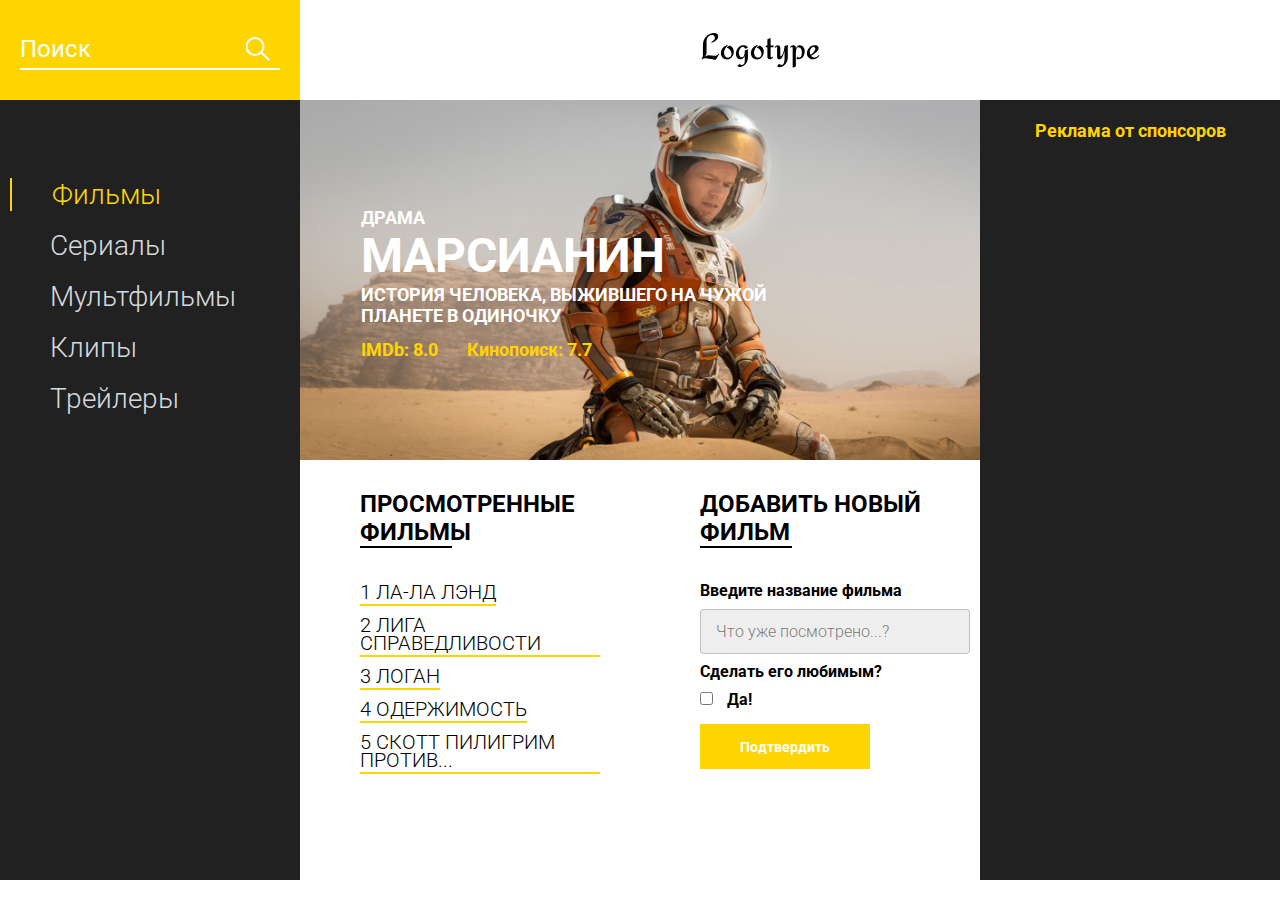
<file: project/index.html>
<!DOCTYPE html>
<html lang="en">
<head>
    <meta charset="UTF-8">
    <meta name="viewport" content="width=device-width, initial-scale=1.0">
    <title>Movie DB</title>
    <link href="https://fonts.googleapis.com/css?family=Roboto:300,400,700&display=swap&subset=cyrillic-ext" rel="stylesheet">
    <link rel="stylesheet" href="css/style.min.css">
</head>
<body>
    <header class="header">
        <div class="header__search">
            <form action="#">
                <input type="text" placeholder="Поиск">
            </form>
        </div>
        <div class="header__logo">
            <img src="icons/Logotype.svg" alt="logo">
        </div>
    </header>
    <main class="promo">
        <div class="promo__menu">
            <nav class="promo__menu-list">
                <ul>
                    <li><a class="promo__menu-item promo__menu-item_active" href="#">Фильмы</a></li>
                    <li><a class="promo__menu-item" href="#">Сериалы</a></li>
                    <li><a class="promo__menu-item" href="#">Мультфильмы</a></li>
                    <li><a class="promo__menu-item" href="#">Клипы</a></li>
                    <li><a class="promo__menu-item" href="#">Трейлеры</a></li>
                </ul>
            </nav>
        </div>
        <div class="promo__content">
            <div class="promo__bg">
                <div class="promo__genre">КОМЕДИЯ</div>
                <div class="promo__title">МАРСИАНИН</div>
                <div class="promo__descr">ИСТОРИЯ ЧЕЛОВЕКА, ВЫЖИВШЕГО НА ЧУЖОЙ ПЛАНЕТЕ В ОДИНОЧКУ</div>
                <div class="promo__ratings">
                    <span>IMDb: 8.0</span>
                    <span>Кинопоиск: 7.7</span>
                </div>
            </div>
            <div class="promo__interactive">
                <div>
                    <div class="promo__interactive-title">ПРОСМОТРЕННЫЕ ФИЛЬМЫ</div>
                    <ul class="promo__interactive-list">
                        <li class="promo__interactive-item">ЛОГАН
                            <div class="delete"></div>
                        </li>
                        <li class="promo__interactive-item">ЛИГА СПРАВЕДЛИВОСТИ
                            <div class="delete"></div>
                        </li>
                        <li class="promo__interactive-item">ЛА-ЛА ЛЭНД
                            <div class="delete"></div>
                        </li>
                        <li class="promo__interactive-item">ОДЕРЖИМОСТЬ
                            <div class="delete"></div>
                        </li>
                        <li class="promo__interactive-item">СКОТТ ПИЛИГРИМ ПРОТИВ...
                            <div class="delete"></div>
                        </li>
                    </ul>
                </div>
                <div>
                    <form class="add">
                        <div class="promo__interactive-title">ДОБАВИТЬ НОВЫЙ ФИЛЬМ</div>
                        <span>Введите название фильма</span>
                        <input class="adding__input" type="text" placeholder="Что уже посмотрено...?">
                        <span>Сделать его любимым?</span>
                        <input type="checkbox">
                        <span class="yes">Да!</span>
                        <button>Подтвердить</button>
                    </form>
                </div>
            </div>
        </div>
        <div class="promo__adv">
            <div class="promo__adv-title">Реклама от спонсоров</div>
            <img src="img/content_1.jpg" alt="some picture">
            <img src="img/content_2.jpg" alt="some picture">
            <img src="img/content_3.png" alt="some picture">
        </div>
    </main>

    <script src="js/script.js"></script>
</body>
</html>
</file>
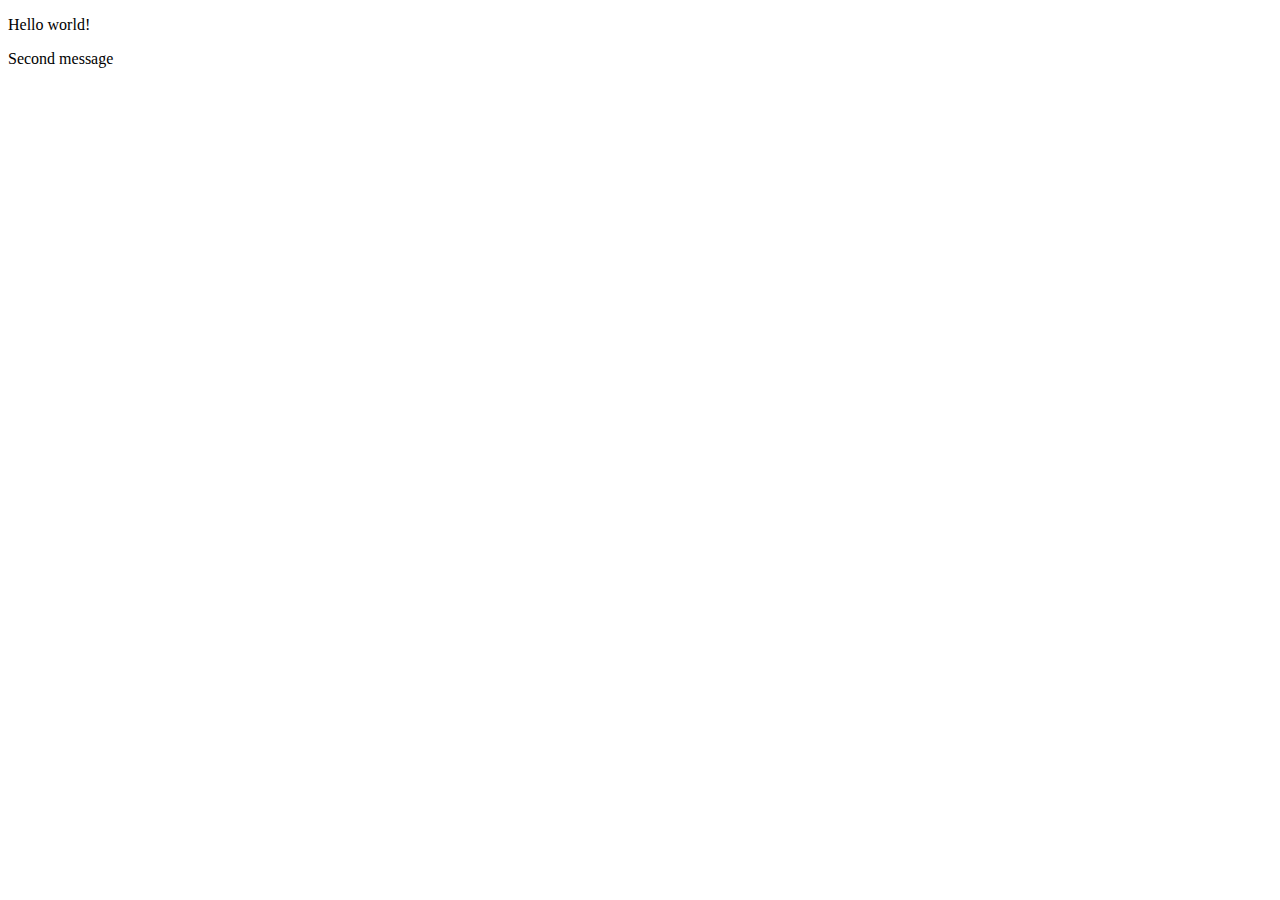
<file: 035 Async, defer, динамические скрипты/123.html>
<!DOCTYPE html>
<html lang="en">
<head>
    <meta charset="UTF-8">
    <meta name="viewport" content="width=device-width, initial-scale=1.0">
    <title>Document</title>
    <link rel="stylesheet" href="">
</head>
<body>

    <p>Hello world!</p>
    <p>Second message</p>

    <script src="111.js"></script>
</body>
</html>

<!-- <script defer src="111.js"></script> -->

<!-- defer - страница не блокируется, скрипт запускается в фоновом режиме и выполняется уже тогда, когда DOMдерево готово! 👍 -->

<!-- <script async src="111.js"></script> -->
        <!-- async  
1) страница не ждёт ассинхронные скрипты, содержимое обрабатывается и отображается! 
2) события async и DOMContentLoaded не ждут друг друга! async вообще никого не ждёт! Запускается, как только был загружен!
3) остальные скрипты не ждут async! async - абсолютно независимые скрипты! -->
</file>
<file: project/css/style.min.css>
* {
  -webkit-box-sizing: border-box;
  box-sizing: border-box;
  margin: 0;
  padding: 0;
  font-family: 'Roboto', sans-serif;
}
.header {
  display: -webkit-box;
  display: -ms-flexbox;
  display: flex;
  height: 100px;
}
.header__search {
  display: -webkit-box;
  display: -ms-flexbox;
  display: flex;
  -webkit-box-pack: center;
  -ms-flex-pack: center;
  justify-content: center;
  -webkit-box-align: center;
  -ms-flex-align: center;
  align-items: center;
  height: 100%;
  width: 300px;
  background: #ffd500;
}
.header__search form {
  position: relative;
  width: 260px;
  height: 30px;
}
.header__search form input {
  width: 100%;
  border: none;
  border-bottom: 2px solid #fff;
  background-color: transparent;
  color: #fff;
  font-size: 24px;
  line-height: 28px;
  padding-bottom: 5px;
  outline: none;
}
.header__search form input::-webkit-input-placeholder {
  color: #fff;
}
.header__search form input:-ms-input-placeholder {
  color: #fff;
}
.header__search form input::-ms-input-placeholder {
  color: #fff;
}
.header__search form input::placeholder {
  color: #fff;
}
.header__search form:after {
  content: '';
  display: block;
  position: absolute;
  top: 2px;
  right: 10px;
  background: url('../icons/search.svg') center center/cover no-repeat;
  width: 24px;
  height: 24px;
}
.header__logo {
  display: -webkit-box;
  display: -ms-flexbox;
  display: flex;
  -webkit-box-pack: center;
  -ms-flex-pack: center;
  justify-content: center;
  -webkit-box-align: center;
  -ms-flex-align: center;
  align-items: center;
  height: 100%;
  width: calc(100% - 360px);
}
.promo {
  height: 780px;
  display: -webkit-box;
  display: -ms-flexbox;
  display: flex;
}
.promo__menu {
  width: 300px;
  height: 100%;
  background: #212121;
  padding: 60px 0 0 10px;
}
.promo__menu-item {
  display: block;
  font-size: 28px;
  line-height: 33px;
  color: #d6d9dc;
  text-decoration: none;
  font-weight: 300;
  padding-left: 40px;
  margin-top: 18px;
}
.promo__menu-item:hover {
  color: #ffd500;
}
.promo__menu-item_active {
  border-left: 2px solid #ffd500;
  color: #ffd500;
}
.promo__content {
  width: calc(100% - 600px);
}
.promo__bg {
  height: 360px;
  background: url('../img/mars.webp') center center/cover no-repeat;
  background-position: top;
  padding: 107px 0 0 61px;
}
.promo__genre {
  font-weight: bold;
  font-size: 18px;
  line-height: 21px;
  color: #ffffff;
  text-transform: uppercase;
}
.promo__title {
  font-weight: bold;
  font-size: 48px;
  line-height: 56px;
  color: #ffffff;
  text-transform: uppercase;
}
.promo__descr {
  width: 481px;
  font-weight: bold;
  font-size: 18px;
  line-height: 21px;
  color: #ffffff;
  text-transform: uppercase;
}
.promo__ratings {
  margin-top: 13px;
}
.promo__ratings span {
  font-weight: bold;
  font-size: 18px;
  line-height: 21px;
  color: #ffd500;
  margin-right: 25px;
}
.promo__interactive {
  display: -webkit-box;
  display: -ms-flexbox;
  display: flex;
}
.promo__interactive > div {
  width: 50%;
  padding: 30px 0 0 60px;
}
.promo__interactive-title {
  display: inline-block;
  font-weight: bold;
  font-size: 24px;
  line-height: 28px;
  color: #000000;
}
.promo__interactive-title:after {
  content: '';
  display: block;
  width: 33%;
  height: 2px;
  background-color: #000;
}
.promo__interactive-list {
  list-style-type: none;
  margin-top: 35px;
  display: -webkit-box;
  display: -ms-flexbox;
  display: flex;
  -webkit-box-orient: vertical;
  -webkit-box-direction: normal;
  -ms-flex-direction: column;
  flex-direction: column;
  -webkit-box-align: start;
  -ms-flex-align: start;
  align-items: flex-start;
}
.promo__interactive-item {
  display: inline-block;
  position: relative;
  font-weight: 300;
  font-size: 20px;
  line-height: 18px;
  color: #000000;
  margin-bottom: 15px;
  padding-right: 40px;
  text-transform: uppercase;
}
.promo__interactive-item span {
  display: block;
  position: absolute;
  left: -30px;
  top: 50%;
  -webkit-transform: translateY(-50%);
  transform: translateY(-50%);
  width: 20px;
  height: 20px;
  background: url('../icons/Star.svg') center center/cover no-repeat;
}
.promo__interactive-item:before {
  content: '';
  position: absolute;
  bottom: -5px;
  display: block;
  width: calc(100% - 40px);
  height: 2px;
  background-color: #ffd500;
}
.promo__interactive-item:hover .delete {
  content: '';
  display: block;
  position: absolute;
  right: 0px;
  top: 50%;
  -webkit-transform: translateY(-50%);
  transform: translateY(-50%);
  width: 20px;
  height: 20px;
  background: url('../icons/trash.png') center center/cover no-repeat;
  cursor: pointer;
}
.promo__interactive .add .promo__interactive-title {
  margin-bottom: 25px;
}
.promo__interactive .add span {
  display: block;
  margin: 10px 0;
  font-weight: bold;
  font-size: 16px;
  line-height: 16px;
  color: #000000;
}
.promo__interactive .add .yes {
  display: inline;
  margin-left: 10px;
}
.promo__interactive .add input[type='text'] {
  width: 270px;
  height: 45px;
  line-height: 50px;
  font-size: 16px;
  background: rgba(196, 196, 196, 0.29);
  border: 1px solid rgba(0, 0, 0, 0.19);
  padding: 0 15px;
  outline: none;
  border-radius: 4px;
}
.promo__interactive .add input[type='text']::-webkit-input-placeholder {
  font-weight: 300;
  font-size: 16px;
  color: rgba(0, 0, 0, 0.53);
}
.promo__interactive .add input[type='text']:-ms-input-placeholder {
  font-weight: 300;
  font-size: 16px;
  color: rgba(0, 0, 0, 0.53);
}
.promo__interactive .add input[type='text']::-ms-input-placeholder {
  font-weight: 300;
  font-size: 16px;
  color: rgba(0, 0, 0, 0.53);
}
.promo__interactive .add input[type='text']::placeholder {
  font-weight: 300;
  font-size: 16px;
  color: rgba(0, 0, 0, 0.53);
}
.promo__interactive .add button {
  display: block;
  margin-top: 15px;
  width: 170px;
  height: 45px;
  background: #ffd500;
  font-weight: bold;
  font-size: 14px;
  line-height: 14px;
  color: #ffffff;
  border: none;
  outline: none;
  cursor: pointer;
}
.promo__interactive .add button:active {
  -webkit-transform: scale(0.95);
  transform: scale(0.95);
}
.promo__adv {
  background: #212121;
  width: 300px;
  height: 100%;
}
.promo__adv-title {
  font-weight: bold;
  font-size: 18px;
  line-height: 21px;
  color: #ffd500;
  margin: 20px 0;
  text-align: center;
}
.promo__adv img {
  width: 100%;
  margin-bottom: 10px;
}
/*# sourceMappingURL=style.min.css.map */
</file>
